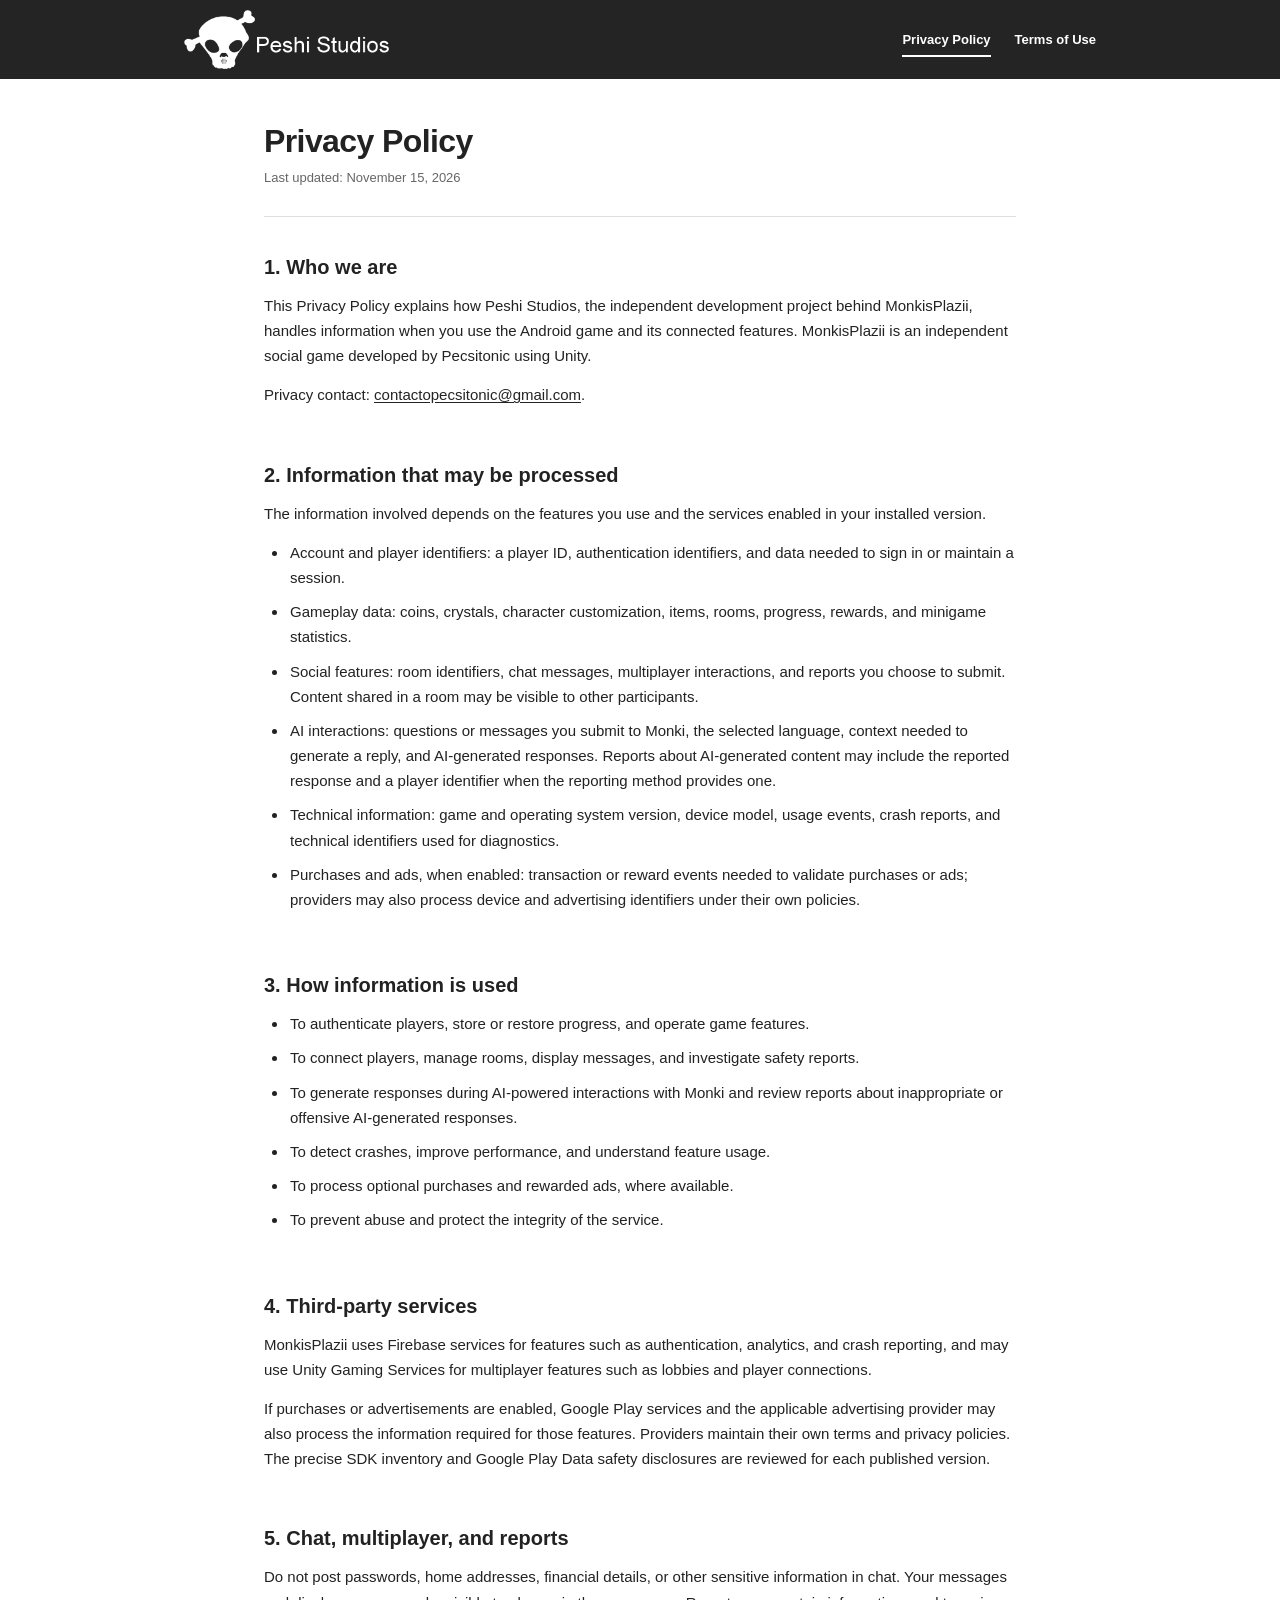
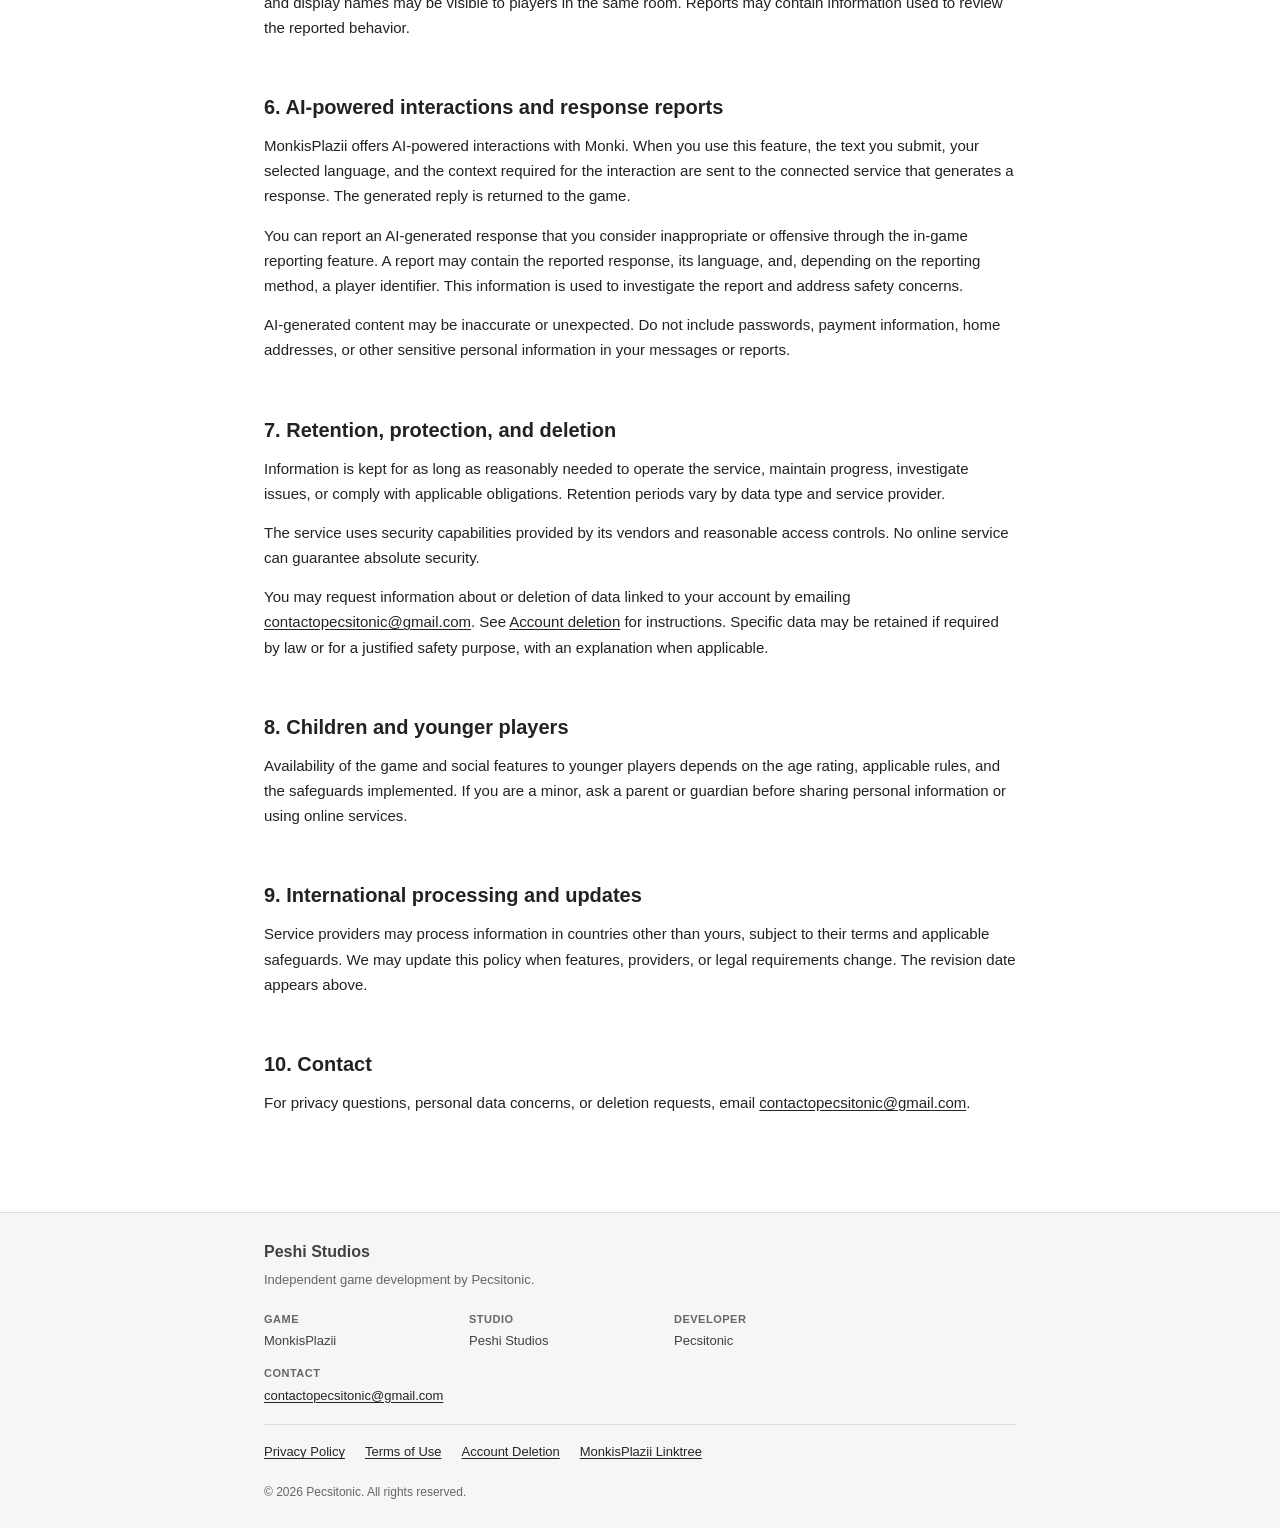
<file: index.html>
<!doctype html><html lang="en"><head><meta charset="utf-8"><meta name="viewport" content="width=device-width,initial-scale=1"><meta name="theme-color" content="#242424"><meta name="description" content="Privacy Policy for the MonkisPlazii mobile game."><title>Privacy Policy — MonkisPlazii | Peshi Studios</title><link rel="icon" href="favicon.ico" sizes="any"><link rel="icon" type="image/png" sizes="512x512" href="favicon.png"><link rel="stylesheet" href="styles.css"></head><body><a class="skip" href="#content">Skip to content</a><header class="topbar"><div class="topinner"><a class="logo" href="index.html" aria-label="Peshi Studios home"><img src="uipeshistudios.png" width="337" height="97" alt="Peshi Studios"></a><nav aria-label="Legal documents"><a href="privacy.html" aria-current="page">Privacy Policy</a><a href="terms.html">Terms of Use</a></nav></div></header><main class="content" id="content"><h1>Privacy Policy</h1><p class="updated">Last updated: November 15, 2026</p><div class="sections"><section><h2>1. Who we are</h2><p>This Privacy Policy explains how Peshi Studios, the independent development project behind MonkisPlazii, handles information when you use the Android game and its connected features. MonkisPlazii is an independent social game developed by Pecsitonic using Unity.</p><p>Privacy contact: <a href="mailto:contactopecsitonic@gmail.com">contactopecsitonic@gmail.com</a>.</p></section><section><h2>2. Information that may be processed</h2><p>The information involved depends on the features you use and the services enabled in your installed version.</p><ul><li>Account and player identifiers: a player ID, authentication identifiers, and data needed to sign in or maintain a session.</li><li>Gameplay data: coins, crystals, character customization, items, rooms, progress, rewards, and minigame statistics.</li><li>Social features: room identifiers, chat messages, multiplayer interactions, and reports you choose to submit. Content shared in a room may be visible to other participants.</li><li>AI interactions: questions or messages you submit to Monki, the selected language, context needed to generate a reply, and AI-generated responses. Reports about AI-generated content may include the reported response and a player identifier when the reporting method provides one.</li><li>Technical information: game and operating system version, device model, usage events, crash reports, and technical identifiers used for diagnostics.</li><li>Purchases and ads, when enabled: transaction or reward events needed to validate purchases or ads; providers may also process device and advertising identifiers under their own policies.</li></ul></section><section><h2>3. How information is used</h2><ul><li>To authenticate players, store or restore progress, and operate game features.</li><li>To connect players, manage rooms, display messages, and investigate safety reports.</li><li>To generate responses during AI-powered interactions with Monki and review reports about inappropriate or offensive AI-generated responses.</li><li>To detect crashes, improve performance, and understand feature usage.</li><li>To process optional purchases and rewarded ads, where available.</li><li>To prevent abuse and protect the integrity of the service.</li></ul></section><section><h2>4. Third-party services</h2><p>MonkisPlazii uses Firebase services for features such as authentication, analytics, and crash reporting, and may use Unity Gaming Services for multiplayer features such as lobbies and player connections.</p><p>If purchases or advertisements are enabled, Google Play services and the applicable advertising provider may also process the information required for those features. Providers maintain their own terms and privacy policies. The precise SDK inventory and Google Play Data safety disclosures are reviewed for each published version.</p></section><section><h2>5. Chat, multiplayer, and reports</h2><p>Do not post passwords, home addresses, financial details, or other sensitive information in chat. Your messages and display names may be visible to players in the same room. Reports may contain information used to review the reported behavior.</p></section><section><h2>6. AI-powered interactions and response reports</h2><p>MonkisPlazii offers AI-powered interactions with Monki. When you use this feature, the text you submit, your selected language, and the context required for the interaction are sent to the connected service that generates a response. The generated reply is returned to the game.</p><p>You can report an AI-generated response that you consider inappropriate or offensive through the in-game reporting feature. A report may contain the reported response, its language, and, depending on the reporting method, a player identifier. This information is used to investigate the report and address safety concerns.</p><p>AI-generated content may be inaccurate or unexpected. Do not include passwords, payment information, home addresses, or other sensitive personal information in your messages or reports.</p></section><section><h2>7. Retention, protection, and deletion</h2><p>Information is kept for as long as reasonably needed to operate the service, maintain progress, investigate issues, or comply with applicable obligations. Retention periods vary by data type and service provider.</p><p>The service uses security capabilities provided by its vendors and reasonable access controls. No online service can guarantee absolute security.</p><p>You may request information about or deletion of data linked to your account by emailing <a href="mailto:contactopecsitonic@gmail.com?subject=MonkisPlazii%20-%20Account%20deletion">contactopecsitonic@gmail.com</a>. See <a href="delete-account.html">Account deletion</a> for instructions. Specific data may be retained if required by law or for a justified safety purpose, with an explanation when applicable.</p></section><section><h2>8. Children and younger players</h2><p>Availability of the game and social features to younger players depends on the age rating, applicable rules, and the safeguards implemented. If you are a minor, ask a parent or guardian before sharing personal information or using online services.</p></section><section><h2>9. International processing and updates</h2><p>Service providers may process information in countries other than yours, subject to their terms and applicable safeguards. We may update this policy when features, providers, or legal requirements change. The revision date appears above.</p></section><section><h2>10. Contact</h2><p>For privacy questions, personal data concerns, or deletion requests, email <a href="mailto:contactopecsitonic@gmail.com">contactopecsitonic@gmail.com</a>.</p></section></div></main><footer><div class="footinner"><div class="footmain"><strong>Peshi Studios</strong><p>Independent game development by Pecsitonic.</p></div><dl><div><dt>Game</dt><dd>MonkisPlazii</dd></div><div><dt>Studio</dt><dd>Peshi Studios</dd></div><div><dt>Developer</dt><dd>Pecsitonic</dd></div><div><dt>Contact</dt><dd><a href="mailto:contactopecsitonic@gmail.com">contactopecsitonic@gmail.com</a></dd></div></dl><div class="footlinks"><a href="privacy.html">Privacy Policy</a><a href="terms.html">Terms of Use</a><a href="delete-account.html">Account Deletion</a><a href="https://linktr.ee/monkisplazii" target="_blank" rel="noopener noreferrer">MonkisPlazii Linktree</a></div><p class="copyright">© 2026 Pecsitonic. All rights reserved.</p></div></footer></body></html>
</file>
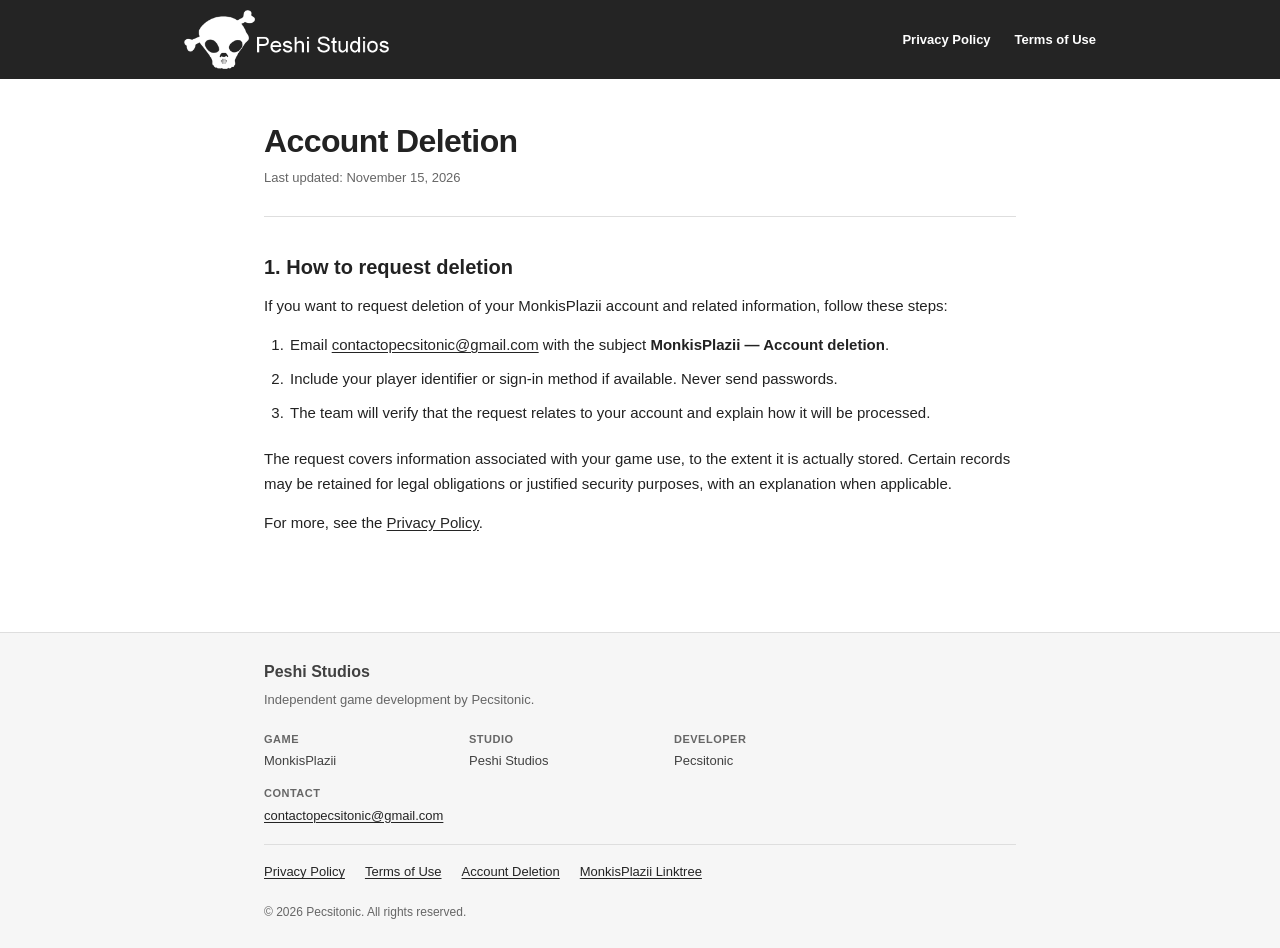
<file: delete-account.html>
<!doctype html><html lang="en"><head><meta charset="utf-8"><meta name="viewport" content="width=device-width,initial-scale=1"><meta name="theme-color" content="#242424"><meta name="description" content="How to request account and data deletion for MonkisPlazii."><title>Account Deletion — MonkisPlazii | Peshi Studios</title><link rel="icon" href="favicon.ico" sizes="any"><link rel="icon" type="image/png" sizes="512x512" href="favicon.png"><link rel="stylesheet" href="styles.css"></head><body><a class="skip" href="#content">Skip to content</a><header class="topbar"><div class="topinner"><a class="logo" href="index.html" aria-label="Peshi Studios home"><img src="uipeshistudios.png" width="337" height="97" alt="Peshi Studios"></a><nav aria-label="Legal documents"><a href="privacy.html">Privacy Policy</a><a href="terms.html">Terms of Use</a></nav></div></header><main class="content" id="content"><h1>Account Deletion</h1><p class="updated">Last updated: November 15, 2026</p><div class="sections"><section><h2>1. How to request deletion</h2><p>If you want to request deletion of your MonkisPlazii account and related information, follow these steps:</p><ol><li>Email <a href="mailto:contactopecsitonic@gmail.com?subject=MonkisPlazii%20-%20Account%20deletion%20request">contactopecsitonic@gmail.com</a> with the subject <strong>MonkisPlazii — Account deletion</strong>.</li><li>Include your player identifier or sign-in method if available. Never send passwords.</li><li>The team will verify that the request relates to your account and explain how it will be processed.</li></ol><p>The request covers information associated with your game use, to the extent it is actually stored. Certain records may be retained for legal obligations or justified security purposes, with an explanation when applicable.</p><p>For more, see the <a href="privacy.html">Privacy Policy</a>.</p></section></div></main><footer><div class="footinner"><div class="footmain"><strong>Peshi Studios</strong><p>Independent game development by Pecsitonic.</p></div><dl><div><dt>Game</dt><dd>MonkisPlazii</dd></div><div><dt>Studio</dt><dd>Peshi Studios</dd></div><div><dt>Developer</dt><dd>Pecsitonic</dd></div><div><dt>Contact</dt><dd><a href="mailto:contactopecsitonic@gmail.com">contactopecsitonic@gmail.com</a></dd></div></dl><div class="footlinks"><a href="privacy.html">Privacy Policy</a><a href="terms.html">Terms of Use</a><a href="delete-account.html">Account Deletion</a><a href="https://linktr.ee/monkisplazii" target="_blank" rel="noopener noreferrer">MonkisPlazii Linktree</a></div><p class="copyright">© 2026 Pecsitonic. All rights reserved.</p></div></footer></body></html>
</file>
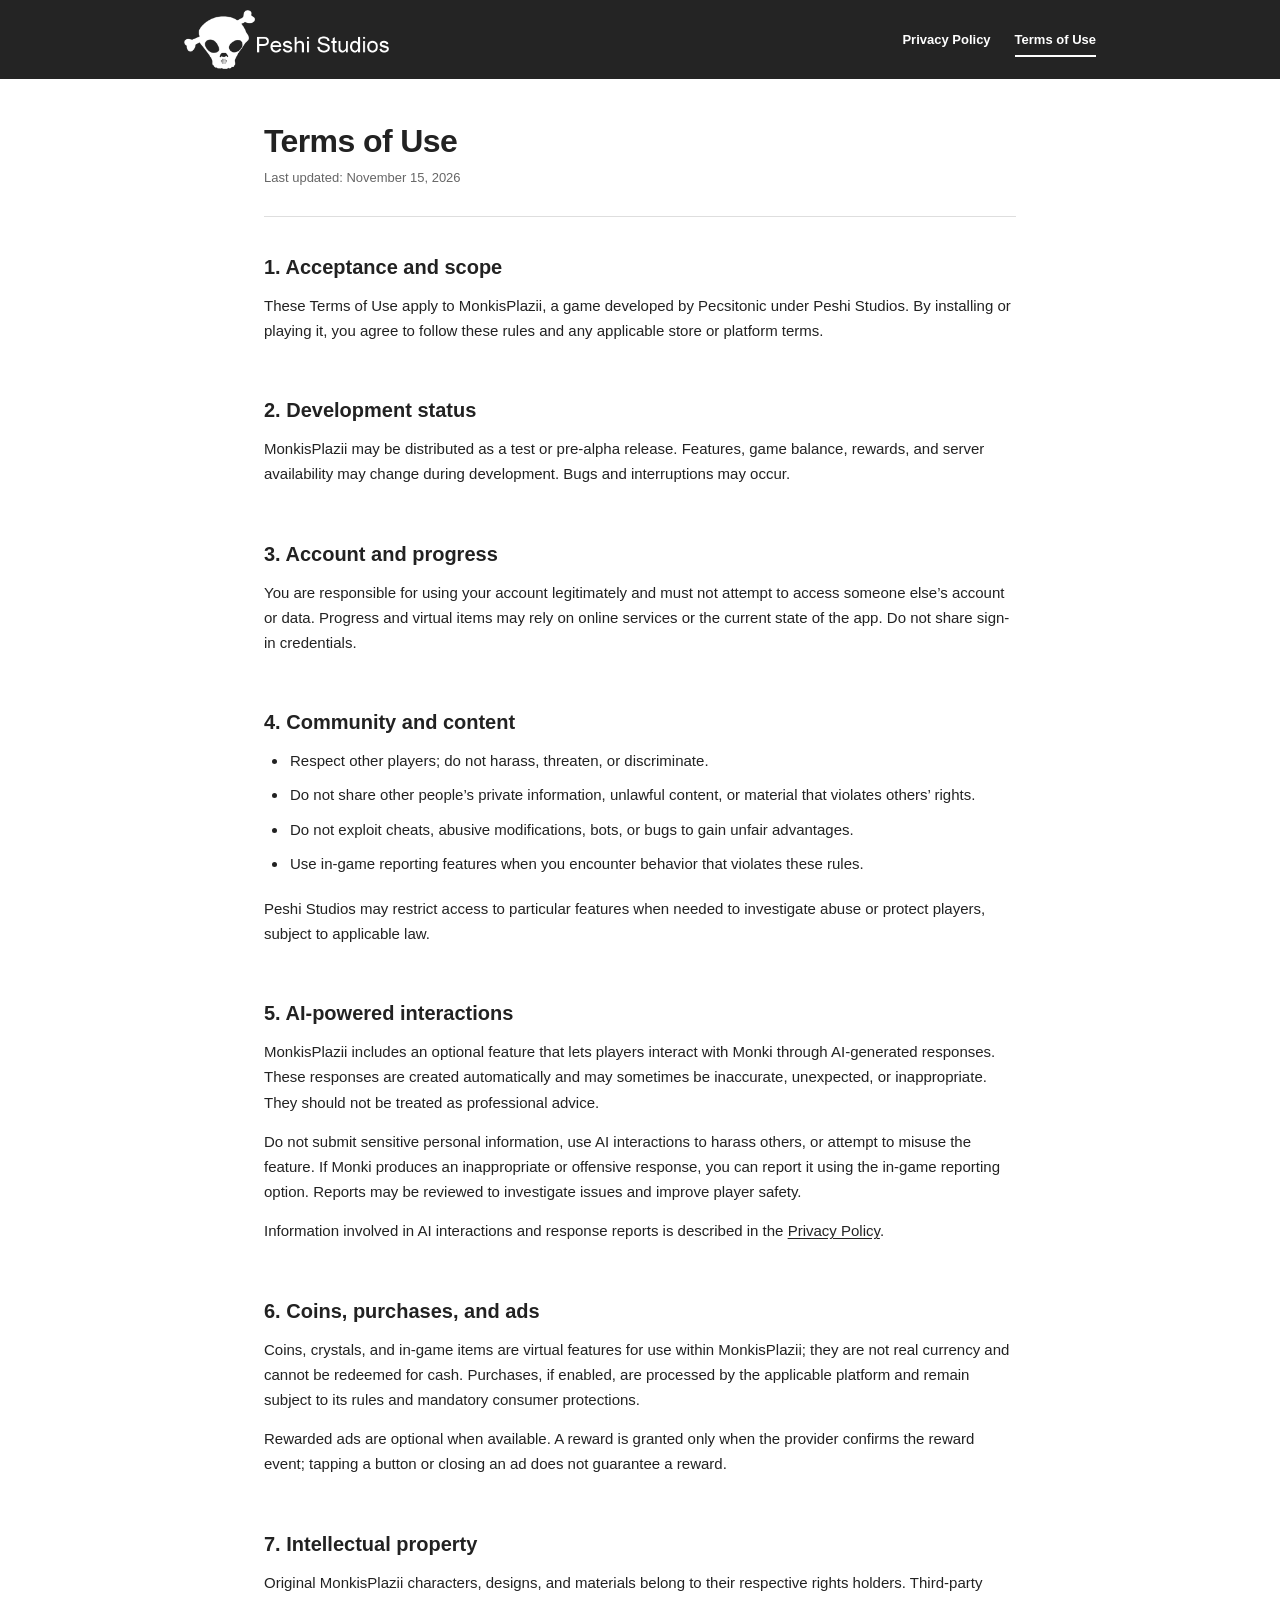
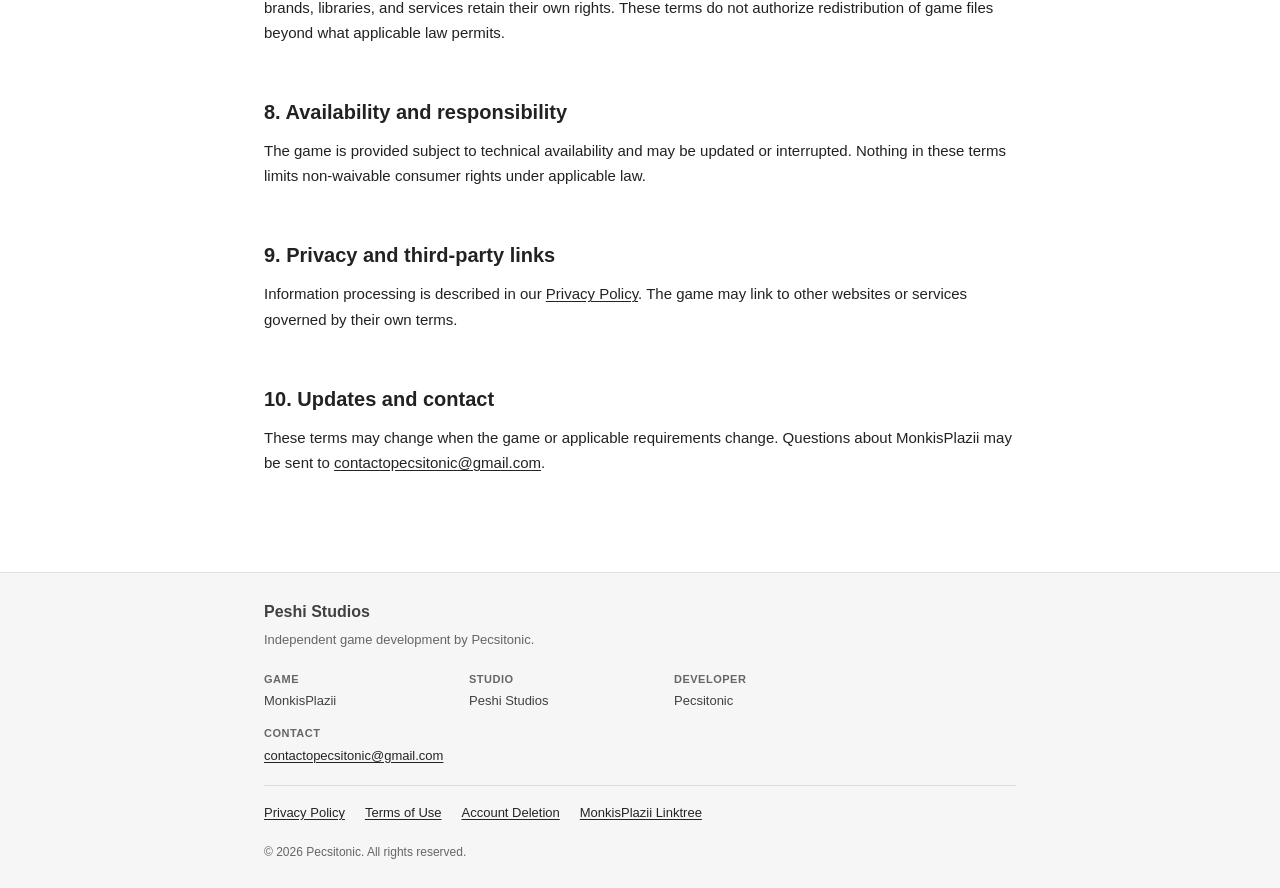
<file: terms.html>
<!doctype html><html lang="en"><head><meta charset="utf-8"><meta name="viewport" content="width=device-width,initial-scale=1"><meta name="theme-color" content="#242424"><meta name="description" content="Terms of Use for the MonkisPlazii mobile game."><title>Terms of Use — MonkisPlazii | Peshi Studios</title><link rel="icon" href="favicon.ico" sizes="any"><link rel="icon" type="image/png" sizes="512x512" href="favicon.png"><link rel="stylesheet" href="styles.css"></head><body><a class="skip" href="#content">Skip to content</a><header class="topbar"><div class="topinner"><a class="logo" href="index.html" aria-label="Peshi Studios home"><img src="uipeshistudios.png" width="337" height="97" alt="Peshi Studios"></a><nav aria-label="Legal documents"><a href="privacy.html">Privacy Policy</a><a href="terms.html" aria-current="page">Terms of Use</a></nav></div></header><main class="content" id="content"><h1>Terms of Use</h1><p class="updated">Last updated: November 15, 2026</p><div class="sections"><section><h2>1. Acceptance and scope</h2><p>These Terms of Use apply to MonkisPlazii, a game developed by Pecsitonic under Peshi Studios. By installing or playing it, you agree to follow these rules and any applicable store or platform terms.</p></section><section><h2>2. Development status</h2><p>MonkisPlazii may be distributed as a test or pre-alpha release. Features, game balance, rewards, and server availability may change during development. Bugs and interruptions may occur.</p></section><section><h2>3. Account and progress</h2><p>You are responsible for using your account legitimately and must not attempt to access someone else’s account or data. Progress and virtual items may rely on online services or the current state of the app. Do not share sign-in credentials.</p></section><section><h2>4. Community and content</h2><ul><li>Respect other players; do not harass, threaten, or discriminate.</li><li>Do not share other people’s private information, unlawful content, or material that violates others’ rights.</li><li>Do not exploit cheats, abusive modifications, bots, or bugs to gain unfair advantages.</li><li>Use in-game reporting features when you encounter behavior that violates these rules.</li></ul><p>Peshi Studios may restrict access to particular features when needed to investigate abuse or protect players, subject to applicable law.</p></section><section><h2>5. AI-powered interactions</h2><p>MonkisPlazii includes an optional feature that lets players interact with Monki through AI-generated responses. These responses are created automatically and may sometimes be inaccurate, unexpected, or inappropriate. They should not be treated as professional advice.</p><p>Do not submit sensitive personal information, use AI interactions to harass others, or attempt to misuse the feature. If Monki produces an inappropriate or offensive response, you can report it using the in-game reporting option. Reports may be reviewed to investigate issues and improve player safety.</p><p>Information involved in AI interactions and response reports is described in the <a href="privacy.html">Privacy Policy</a>.</p></section><section><h2>6. Coins, purchases, and ads</h2><p>Coins, crystals, and in-game items are virtual features for use within MonkisPlazii; they are not real currency and cannot be redeemed for cash. Purchases, if enabled, are processed by the applicable platform and remain subject to its rules and mandatory consumer protections.</p><p>Rewarded ads are optional when available. A reward is granted only when the provider confirms the reward event; tapping a button or closing an ad does not guarantee a reward.</p></section><section><h2>7. Intellectual property</h2><p>Original MonkisPlazii characters, designs, and materials belong to their respective rights holders. Third-party brands, libraries, and services retain their own rights. These terms do not authorize redistribution of game files beyond what applicable law permits.</p></section><section><h2>8. Availability and responsibility</h2><p>The game is provided subject to technical availability and may be updated or interrupted. Nothing in these terms limits non-waivable consumer rights under applicable law.</p></section><section><h2>9. Privacy and third-party links</h2><p>Information processing is described in our <a href="privacy.html">Privacy Policy</a>. The game may link to other websites or services governed by their own terms.</p></section><section><h2>10. Updates and contact</h2><p>These terms may change when the game or applicable requirements change. Questions about MonkisPlazii may be sent to <a href="mailto:contactopecsitonic@gmail.com">contactopecsitonic@gmail.com</a>.</p></section></div></main><footer><div class="footinner"><div class="footmain"><strong>Peshi Studios</strong><p>Independent game development by Pecsitonic.</p></div><dl><div><dt>Game</dt><dd>MonkisPlazii</dd></div><div><dt>Studio</dt><dd>Peshi Studios</dd></div><div><dt>Developer</dt><dd>Pecsitonic</dd></div><div><dt>Contact</dt><dd><a href="mailto:contactopecsitonic@gmail.com">contactopecsitonic@gmail.com</a></dd></div></dl><div class="footlinks"><a href="privacy.html">Privacy Policy</a><a href="terms.html">Terms of Use</a><a href="delete-account.html">Account Deletion</a><a href="https://linktr.ee/monkisplazii" target="_blank" rel="noopener noreferrer">MonkisPlazii Linktree</a></div><p class="copyright">© 2026 Pecsitonic. All rights reserved.</p></div></footer></body></html>
</file>
<file: styles.css>
:root{color-scheme:light;--tone:#242424;--ink:#222;--muted:#666;--border:#dedede}*,*::before,*::after{box-sizing:border-box}html{scroll-behavior:smooth}body{margin:0;background:#fff;color:var(--ink);font:15px/1.68 Arial,Helvetica,sans-serif;-webkit-text-size-adjust:100%}a{color:var(--tone);text-decoration:underline;text-underline-offset:2px}a:hover{color:#474747}a:focus-visible{outline:2px solid var(--tone);outline-offset:3px}.skip{position:absolute;top:-100px;left:12px;padding:10px;background:white;color:#242424;z-index:100}.skip:focus{top:8px}.topbar{background:var(--tone);color:#fff}.topinner{max-width:960px;margin:0 auto;min-height:77px;padding:10px 24px;display:flex;align-items:center;justify-content:space-between;gap:28px}.logo{display:inline-flex;align-items:center;flex-shrink:0;text-decoration:none;line-height:0}.logo img{display:block;width:205px;max-width:100%;height:auto;object-fit:contain}.logo:hover img,.logo:focus img{filter:none;opacity:1}.topbar nav{display:flex;flex-wrap:wrap;align-items:center;gap:24px}.topbar nav a{display:inline-block;color:#fff;text-decoration:none;font-size:13px;font-weight:600;border-bottom:2px solid transparent;padding:7px 0 5px;white-space:nowrap}.topbar nav a[aria-current=page]{border-bottom-color:#fff}.topbar nav a:hover{color:#fff;border-bottom-color:#aaa}.topbar nav a:focus-visible,.logo:focus-visible{outline:2px solid #fff;outline-offset:4px}.content{max-width:800px;margin:0 auto;padding:42px 24px 70px}h1{font-size:32px;line-height:1.25;margin:0 0 6px;letter-spacing:-.6px}.updated{font-size:13px;color:var(--muted);margin:0 0 27px}.sections{border-top:1px solid var(--border);padding-top:10px}.sections section{padding:14px 0 13px}h2{font-size:20px;line-height:1.4;margin:12px 0;font-weight:700}p{margin:0 0 14px}ul,ol{margin:0 0 20px;padding-left:24px}li{padding-left:2px;margin:0 0 9px}footer{background:#f6f6f6;border-top:1px solid var(--border);color:#414141}.footinner{max-width:800px;margin:auto;padding:26px 24px}.footmain strong{font-size:16px}.footmain p{margin:3px 0 19px;color:#656565;font-size:13px}dl{display:flex;flex-wrap:wrap;gap:12px 45px;margin:0 0 18px}dl>div{min-width:160px}dt{font-size:11px;font-weight:700;color:#666;text-transform:uppercase;letter-spacing:.5px}dd{margin:2px 0 0;font-size:13px;overflow-wrap:anywhere}.footlinks{border-top:1px solid #dedede;padding:16px 0 9px;display:flex;flex-wrap:wrap;gap:12px 20px}.footlinks a{font-size:13px}.copyright{margin:10px 0 0;font-size:12px;color:#666}@media(max-width:650px){body{font-size:15px;line-height:1.65}.topinner{padding:10px 16px;min-height:0;display:flex;flex-wrap:wrap;gap:3px 12px}.logo img{width:162px}.topbar nav{margin-left:auto;gap:15px}.topbar nav a{font-size:12px}.content{padding:28px 18px 45px}h1{font-size:28px}h2{font-size:19px}.sections section{padding:11px 0 10px}.footinner{padding:24px 18px}dl{display:block}dl>div{margin-bottom:12px}}@media(max-width:460px){.topinner{justify-content:center}.logo{width:100%;justify-content:center}.logo img{width:171px}.topbar nav{width:100%;margin:0;justify-content:center;border-top:1px solid #555;gap:24px}.topbar nav a{padding:9px 0 5px;font-size:13px}}
</file>
